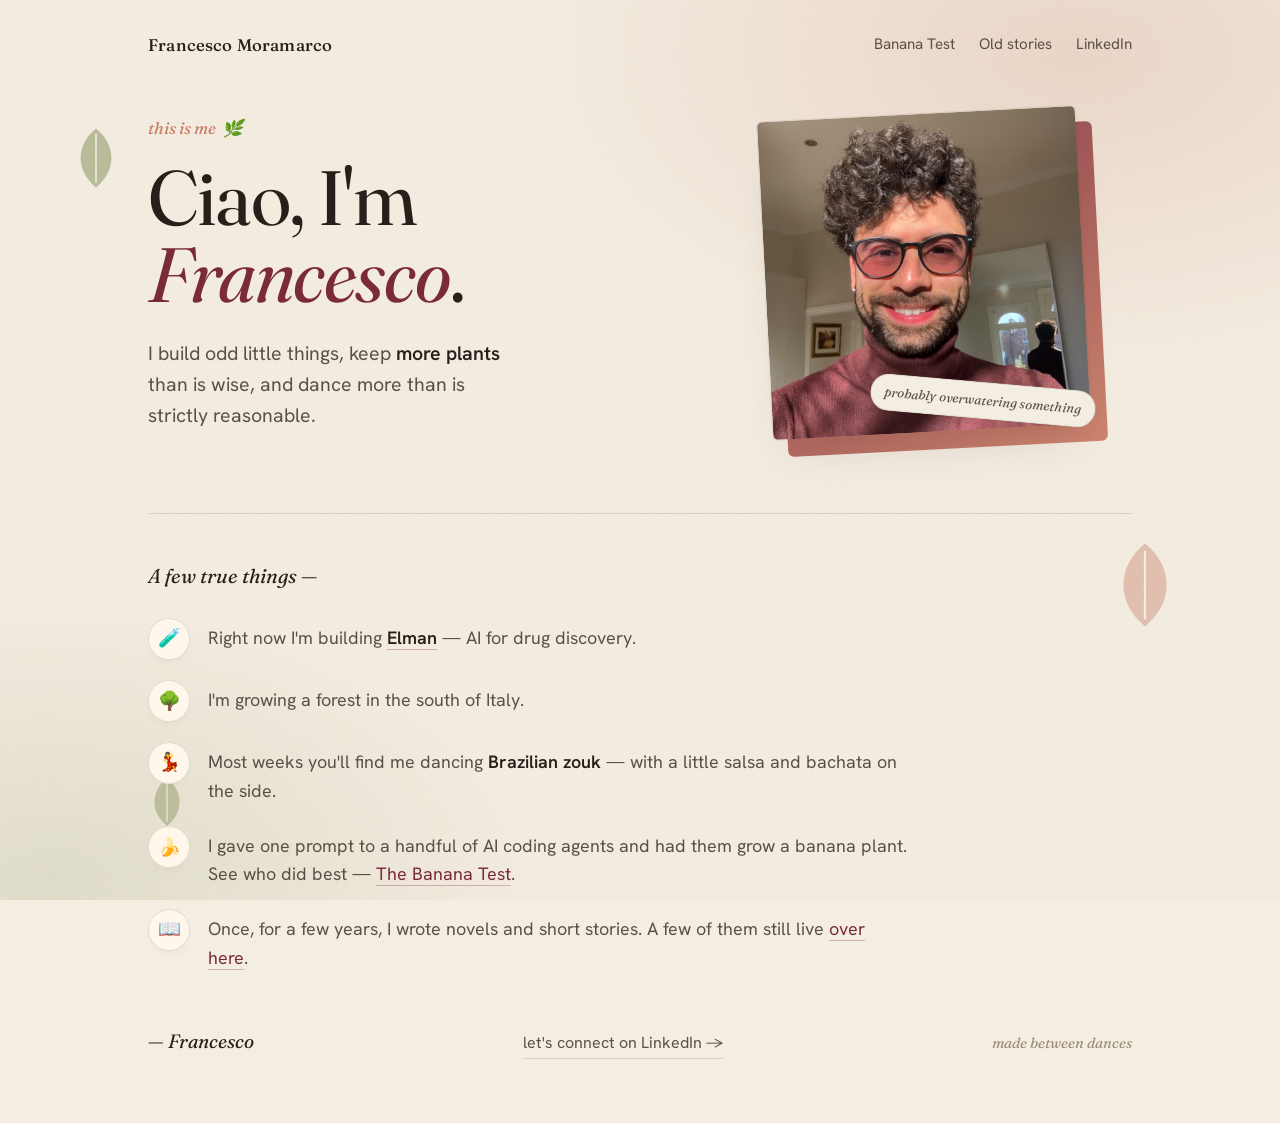
<file: index.html>
<!DOCTYPE html>
<html lang="en">
<head>
    <meta charset="UTF-8">
    <meta name="viewport" content="width=device-width, initial-scale=1">
    <title>Francesco Moramarco</title>
    <meta name="description" content="Ciao, I'm Francesco — I build odd little things, keep too many plants, and dance more than is strictly reasonable.">
    <meta name="author" content="Francesco Moramarco">
    <meta property="og:url" content="https://francescomoramarco.com/" />
    <meta property="og:type" content="website" />
    <meta property="og:title" content="Francesco Moramarco" />
    <meta property="og:description" content="Ciao, I'm Francesco — I build odd little things, keep too many plants, and dance more than is strictly reasonable." />
    <meta property="og:image" content="https://francescomoramarco.com/images/francesco-portrait.jpg" />
    <link rel="shortcut icon" type="image/png" href="/images/medallion-fire-favicon.png"/>

    <link rel="preconnect" href="https://fonts.googleapis.com">
    <link rel="preconnect" href="https://fonts.gstatic.com" crossorigin>
    <link href="https://fonts.googleapis.com/css2?family=Fraunces:ital,opsz,wght@0,9..144,300..600;1,9..144,300..600&family=Hanken+Grotesk:wght@400;500;600&display=swap" rel="stylesheet">

    <style>
        :root{
            --paper:#F4EDE1;
            --ink:#26201B;
            --ink-soft:#5C5046;
            --wine:#7A2A3A;
            --wine-deep:#5C1C2A;
            --rose:#C97A63;
            --leaf:#7E8B53;
            --muted:#9A8B7B;
            --line:rgba(38,32,27,.13);
            --shadow:rgba(60,25,30,.16);
        }
        *{box-sizing:border-box;margin:0;padding:0;}
        html{scroll-behavior:smooth;}
        body{
            font-family:'Hanken Grotesk',system-ui,sans-serif;
            background:var(--paper);
            color:var(--ink);
            line-height:1.6;
            -webkit-font-smoothing:antialiased;
            overflow-x:hidden;
        }
        /* warm atmosphere: soft glow + fine grain */
        body::before{
            content:"";position:fixed;inset:0;z-index:0;pointer-events:none;
            background:
                radial-gradient(58% 48% at 84% 6%, rgba(201,122,99,.20), transparent 70%),
                radial-gradient(52% 42% at 4% 98%, rgba(126,139,83,.16), transparent 72%);
        }
        body::after{
            content:"";position:fixed;inset:0;z-index:0;pointer-events:none;opacity:.05;
            background-image:url("data:image/svg+xml,%3Csvg xmlns='http://www.w3.org/2000/svg' width='160' height='160'%3E%3Cfilter id='n'%3E%3CfeTurbulence type='fractalNoise' baseFrequency='0.8' numOctaves='2'/%3E%3C/filter%3E%3Crect width='100%25' height='100%25' filter='url(%23n)'/%3E%3C/svg%3E");
        }

        /* floating leaves */
        .leaf{position:fixed;z-index:0;pointer-events:none;opacity:.5;color:var(--leaf);}
        .leaf svg{width:100%;height:100%;display:block;}
        .leaf.l1{top:14%;left:5%;width:64px;animation:float 9s ease-in-out infinite;}
        .leaf.l2{top:60%;right:7%;width:90px;opacity:.4;color:var(--rose);animation:float 11s ease-in-out infinite reverse;}
        .leaf.l3{bottom:8%;left:11%;width:52px;opacity:.42;animation:float 8s ease-in-out infinite .6s;}
        @keyframes float{
            0%,100%{transform:translateY(0) rotate(-6deg);}
            50%{transform:translateY(-18px) rotate(6deg);}
        }

        .wrap{position:relative;z-index:1;max-width:1040px;margin:0 auto;padding:0 28px;}

        /* nav */
        nav{display:flex;align-items:center;justify-content:space-between;padding:32px 0 8px;}
        .brand{font-family:'Fraunces',serif;font-weight:500;font-size:1.05rem;letter-spacing:.01em;color:var(--ink);text-decoration:none;}
        .navlinks{display:flex;gap:24px;}
        .navlinks a{font-size:.95rem;color:var(--ink-soft);text-decoration:none;position:relative;padding-bottom:3px;}
        .navlinks a::after{content:"";position:absolute;left:0;bottom:0;height:1.5px;width:0;background:var(--wine);transition:width .35s cubic-bezier(.2,.7,.2,1);}
        .navlinks a:hover{color:var(--wine);}
        .navlinks a:hover::after{width:100%;}

        /* hero */
        .hero{display:grid;grid-template-columns:1.1fr .9fr;gap:60px;align-items:center;padding:46px 0 26px;}
        .kicker{font-family:'Fraunces',serif;font-style:italic;font-size:1.05rem;color:var(--rose);margin-bottom:18px;}
        h1{
            font-family:'Fraunces',serif;font-weight:400;
            font-size:clamp(2.8rem,6.4vw,4.8rem);line-height:1.0;letter-spacing:-.015em;
            color:var(--ink);margin-bottom:24px;
        }
        h1 em{font-style:italic;color:var(--wine);}
        .lede{font-size:1.22rem;color:var(--ink-soft);max-width:32ch;}
        .lede b{color:var(--ink);font-weight:600;}

        /* portrait */
        .portrait{position:relative;justify-self:center;width:100%;max-width:320px;}
        .portrait .frame{
            position:relative;z-index:2;border-radius:6px;overflow:hidden;
            box-shadow:0 26px 48px -22px var(--shadow);border:1px solid rgba(38,32,27,.08);
            transform:rotate(-3deg);transition:transform .5s cubic-bezier(.2,.7,.2,1);
        }
        .portrait:hover .frame{transform:rotate(0deg);}
        .portrait img{display:block;width:100%;height:auto;filter:saturate(1.04) contrast(1.02);}
        .portrait .block{
            position:absolute;z-index:1;inset:0;border-radius:6px;
            background:linear-gradient(150deg,var(--wine),var(--rose));
            transform:translate(16px,16px) rotate(-3deg);opacity:.9;
        }
        .portrait .sticker{
            position:absolute;z-index:3;right:-12px;bottom:14px;transform:rotate(5deg);
            background:var(--paper);border:1px solid var(--line);
            font-family:'Fraunces',serif;font-style:italic;font-size:.82rem;color:var(--ink-soft);
            padding:7px 13px;border-radius:20px;box-shadow:0 8px 20px -12px var(--shadow);
        }

        /* truths list */
        .truths{margin:54px 0 34px;border-top:1px solid var(--line);padding-top:40px;}
        .truths .eyebrow{font-family:'Fraunces',serif;font-style:italic;font-size:1.25rem;color:var(--ink);margin-bottom:26px;}
        .truths ul{list-style:none;display:grid;gap:20px;max-width:760px;}
        .truths li{display:flex;align-items:flex-start;gap:18px;}
        .truths .mk{
            flex:none;width:42px;height:42px;border-radius:50%;
            display:grid;place-items:center;font-size:1.15rem;
            background:#fff7ec;border:1px solid var(--line);box-shadow:0 6px 14px -10px var(--shadow);
        }
        .truths p{font-size:1.12rem;color:var(--ink-soft);padding-top:6px;}
        .truths p b{color:var(--ink);font-weight:600;}
        .truths a{color:var(--wine);text-decoration:none;border-bottom:1.5px solid rgba(122,42,58,.3);transition:border-color .25s ease;}
        .truths a:hover{border-color:var(--wine);}

        /* footer */
        footer{padding:20px 0 64px;display:flex;flex-wrap:wrap;gap:16px;justify-content:space-between;align-items:baseline;}
        footer .sig{font-family:'Fraunces',serif;font-style:italic;font-size:1.2rem;color:var(--ink);}
        footer .mail{font-size:1rem;color:var(--ink-soft);text-decoration:none;border-bottom:1px solid var(--line);padding-bottom:2px;transition:color .25s,border-color .25s;}
        footer .mail:hover{color:var(--wine);border-color:var(--wine);}
        footer .colophon{font-family:'Fraunces',serif;font-style:italic;font-size:.92rem;color:var(--muted);}

        /* entrance */
        .reveal{opacity:0;transform:translateY(16px);animation:rise .9s cubic-bezier(.2,.7,.2,1) forwards;}
        .d1{animation-delay:.05s}.d2{animation-delay:.16s}.d3{animation-delay:.27s}
        .d4{animation-delay:.38s}.d5{animation-delay:.5s}.d6{animation-delay:.62s}.d7{animation-delay:.74s}
        @keyframes rise{to{opacity:1;transform:none;}}
        .portrait{opacity:0;animation:fadein 1.1s ease .3s forwards;}
        @keyframes fadein{to{opacity:1;}}
        @media (prefers-reduced-motion:reduce){
            .reveal,.portrait,.leaf{animation:none;opacity:1;transform:none;}
            .portrait .frame{transform:rotate(-3deg);}
        }

        /* responsive */
        @media (max-width:820px){
            .hero{grid-template-columns:1fr;gap:40px;padding-top:26px;}
            .portrait{order:-1;max-width:260px;}
            .lede{max-width:none;}
            .leaf.l2{display:none;}
        }
    </style>
</head>
<body>
    <div class="leaf l1" aria-hidden="true"><svg viewBox="0 0 100 100"><path fill="currentColor" d="M50 4 C18 30 18 70 50 96 C82 70 82 30 50 4 Z"/><path stroke="#F4EDE1" stroke-width="2.5" fill="none" d="M50 12 L50 88"/></svg></div>
    <div class="leaf l2" aria-hidden="true"><svg viewBox="0 0 100 100"><path fill="currentColor" d="M50 4 C18 30 18 70 50 96 C82 70 82 30 50 4 Z"/><path stroke="#F4EDE1" stroke-width="2.5" fill="none" d="M50 12 L50 88"/></svg></div>
    <div class="leaf l3" aria-hidden="true"><svg viewBox="0 0 100 100"><path fill="currentColor" d="M50 4 C18 30 18 70 50 96 C82 70 82 30 50 4 Z"/><path stroke="#F4EDE1" stroke-width="2.5" fill="none" d="M50 12 L50 88"/></svg></div>

<div class="wrap">

    <nav class="reveal d1">
        <a class="brand" href="/">Francesco Moramarco</a>
        <div class="navlinks">
            <a href="/banana-test/">Banana Test</a>
            <a href="/writing">Old stories</a>
            <a href="https://www.linkedin.com/in/fm2g11/" target="_blank" rel="noopener">LinkedIn</a>
        </div>
    </nav>

    <header class="hero">
        <div class="hero-text">
            <div class="kicker reveal d2">this is me &nbsp;🌿</div>
            <h1 class="reveal d3">Ciao, I'm <em>Francesco</em>.</h1>
            <p class="lede reveal d4">
                I build odd little things, keep <b>more plants</b> than is wise,
                and dance more than is strictly reasonable.
            </p>
        </div>

        <div class="portrait">
            <div class="block"></div>
            <div class="frame"><img src="images/francesco-portrait.jpg" alt="Francesco Moramarco" /></div>
            <span class="sticker">probably overwatering something</span>
        </div>
    </header>

    <section class="truths">
        <p class="eyebrow reveal d4">A few true things —</p>
        <ul>
            <li class="reveal d4"><span class="mk">🧪</span><p>Right now I'm building <a href="https://elman.ai" target="_blank" rel="noopener"><b>Elman</b></a> — AI for drug discovery.</p></li>
            <li class="reveal d5"><span class="mk">🌳</span><p>I'm growing a forest in the south of Italy.</p></li>
            <li class="reveal d5"><span class="mk">💃</span><p>Most weeks you'll find me dancing <b>Brazilian zouk</b> — with a little salsa and bachata on the side.</p></li>
            <li class="reveal d6"><span class="mk">🍌</span><p>I gave one prompt to a handful of AI coding agents and had them grow a banana plant. See who did best — <a href="/banana-test/">The Banana Test</a>.</p></li>
            <li class="reveal d6"><span class="mk">📖</span><p>Once, for a few years, I wrote novels and short stories. A few of them still live <a href="/writing">over here</a>.</p></li>
        </ul>
    </section>

    <footer class="reveal d7">
        <span class="sig">— Francesco</span>
        <a class="mail" href="https://www.linkedin.com/in/fm2g11/" target="_blank" rel="noopener">let's connect on LinkedIn &rarr;</a>
        <span class="colophon">made between dances</span>
    </footer>

</div>

<!-- Global site tag (gtag.js) - Google Analytics -->
<script async src="https://www.googletagmanager.com/gtag/js?id=G-NXTGBCM2D5"></script>
<script>
    window.dataLayer = window.dataLayer || [];
    function gtag(){dataLayer.push(arguments);}
    gtag('js', new Date());
    gtag('config', 'G-NXTGBCM2D5');
</script>
</body>
</html>
</file>
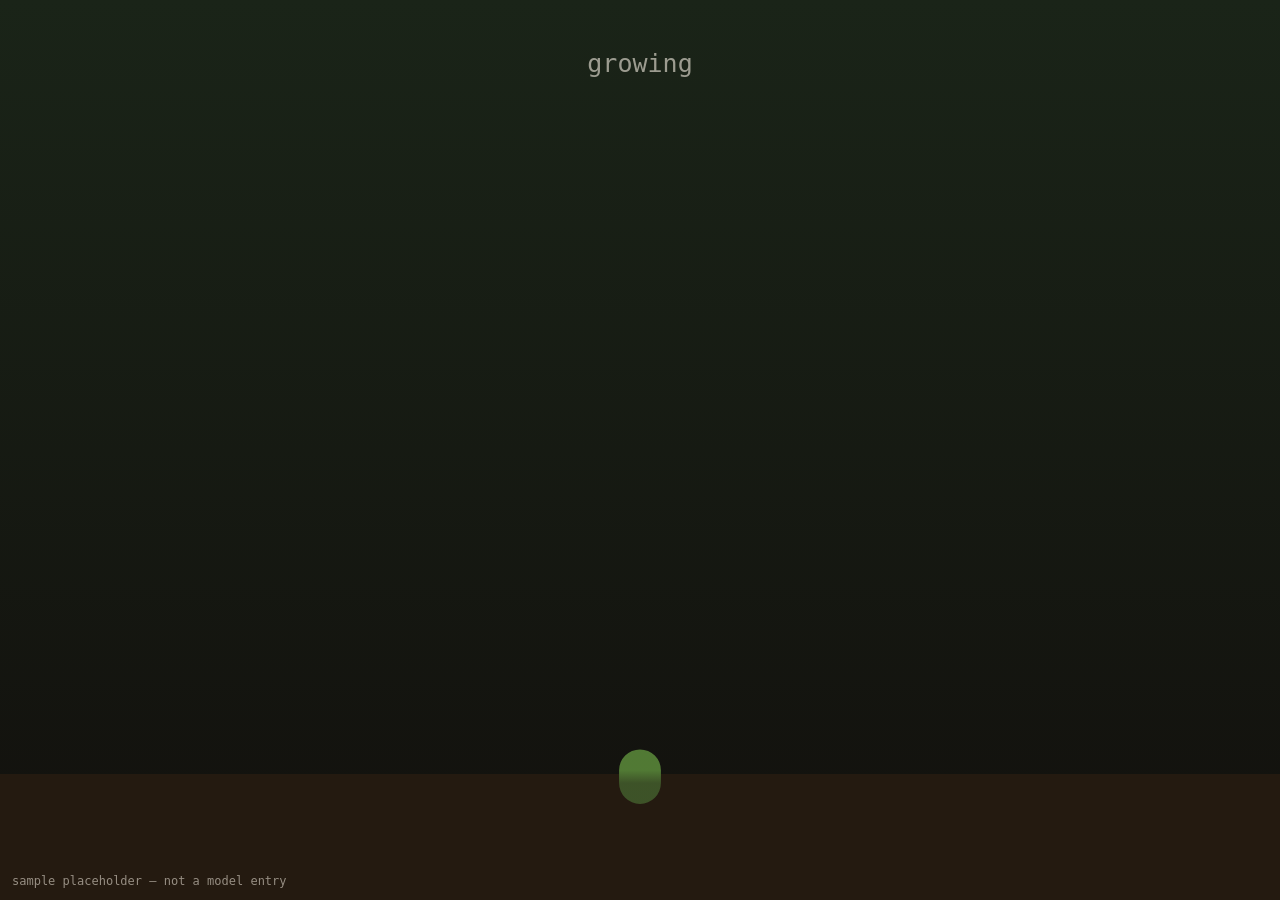
<file: banana-test/entries/sample-placeholder.html>
<!DOCTYPE html>
<html lang="en">
<head>
<meta charset="UTF-8">
<meta name="viewport" content="width=device-width, initial-scale=1">
<title>Sample placeholder — banana life cycle</title>
<style>
    html,body{margin:0;height:100%;background:#12100d;overflow:hidden;}
    canvas{display:block;width:100%;height:100%;}
    .tag{
        position:fixed;left:12px;bottom:10px;color:#f4ede1;opacity:.55;
        font:12px/1.4 ui-monospace,Menlo,monospace;
    }
</style>
</head>
<body>
<canvas id="c"></canvas>
<div class="tag">sample placeholder — not a model entry</div>
<script>
// A deliberately simple 2D sketch of the banana life cycle:
// corm -> leaves -> flower -> fruit -> decay -> pups, on a ~24s loop.
const cv = document.getElementById('c'), ctx = cv.getContext('2d');
function resize(){ cv.width = innerWidth * devicePixelRatio; cv.height = innerHeight * devicePixelRatio; }
addEventListener('resize', resize); resize();

const LOOP = 24000;
const clamp = (v,a,b) => Math.min(b, Math.max(a, v));
// phase progress: 0 before t0, 0->1 between t0 and t1, 1 after
const ph = (t,t0,t1) => clamp((t - t0) / (t1 - t0), 0, 1);
const ease = p => p*p*(3-2*p);

function leaf(x, y, len, angle, unfurl, wilt, sway){
    ctx.save();
    ctx.translate(x, y);
    ctx.rotate(angle + sway + wilt * 0.9);
    const L = len * unfurl;
    const w = L * 0.22 * (1 - wilt * 0.4);
    const g = ctx.createLinearGradient(0, 0, L, 0);
    const green = 100 - wilt * 60, sat = 45 - wilt * 25;
    g.addColorStop(0, `hsl(${green},${sat}%,${30 - wilt*8}%)`);
    g.addColorStop(1, `hsl(${green},${sat}%,${42 - wilt*14}%)`);
    ctx.fillStyle = g;
    ctx.beginPath();
    ctx.moveTo(0, 0);
    ctx.quadraticCurveTo(L * 0.45, -w, L, -w * 0.1);
    ctx.quadraticCurveTo(L * 0.45,  w, 0, 0);
    ctx.fill();
    ctx.strokeStyle = 'rgba(20,30,10,.5)';
    ctx.lineWidth = L * 0.015;
    ctx.beginPath(); ctx.moveTo(0, 0); ctx.quadraticCurveTo(L * 0.5, 0, L, -w * 0.1); ctx.stroke();
    ctx.restore();
}

function banana(x, y, r, angle, ripe){
    ctx.save();
    ctx.translate(x, y); ctx.rotate(angle);
    ctx.strokeStyle = `hsl(${52 - ripe * 10},${60 + ripe * 20}%,${30 + ripe * 25}%)`;
    ctx.lineWidth = r * 0.55; ctx.lineCap = 'round';
    ctx.beginPath(); ctx.arc(0, 0, r, Math.PI * 0.15, Math.PI * 0.85); ctx.stroke();
    ctx.restore();
}

function plant(cx, base, S, t, isPup){
    // pups replay the early phases only
    const grow   = ease(ph(t, 500, 7000));            // trunk + leaves
    const flower = isPup ? 0 : ease(ph(t, 8000, 11000));
    const fruit  = isPup ? 0 : ease(ph(t, 11000, 15000));
    const ripe   = isPup ? 0 : ease(ph(t, 14000, 17000));
    const wilt   = isPup ? 0 : ease(ph(t, 17000, 21500));
    const sway = Math.sin(t / 900 + cx) * 0.03 * grow;

    const H = S * grow;
    if (H < 1) {
        // the corm
        ctx.fillStyle = '#6b4a2f';
        ctx.beginPath(); ctx.ellipse(cx, base, S*0.10, S*0.055, 0, 0, 7); ctx.fill();
        return;
    }
    // pseudostem
    const lean = sway * H * 0.6 + wilt * H * 0.12;
    const topX = cx + lean, topY = base - H * (1 - wilt * 0.25);
    const g = ctx.createLinearGradient(cx, base, topX, topY);
    g.addColorStop(0, `hsl(${90 - wilt*50},35%,${24 - wilt*6}%)`);
    g.addColorStop(1, `hsl(${95 - wilt*55},40%,${34 - wilt*12}%)`);
    ctx.strokeStyle = g; ctx.lineWidth = S * 0.075 * (1 - wilt * 0.3); ctx.lineCap = 'round';
    ctx.beginPath(); ctx.moveTo(cx, base);
    ctx.quadraticCurveTo(cx + lean * 0.3, base - H * 0.6, topX, topY); ctx.stroke();

    // leaves fan out from the top, unfurling one by one
    const N = 6;
    for (let i = 0; i < N; i++){
        const side = i % 2 ? 1 : -1;
        const u = ease(ph(grow, 0.25 + i * 0.12, 0.5 + i * 0.12));
        if (u <= 0) continue;
        const a = side * (0.45 + (i / N) * 0.9) - Math.PI / 2 + side * wilt * 0.6;
        leaf(topX, topY + i * S * 0.01, S * (0.55 - i * 0.04), a, u, wilt, sway * 2);
    }

    // flower: the purple bell drops down, then the bunch appears above it
    if (flower > 0){
        const drop = S * 0.34 * flower + fruit * S * 0.1;
        const fx = topX + S * 0.1, fy = topY + drop;
        ctx.strokeStyle = `hsl(90,30%,${26 - wilt*10}%)`; ctx.lineWidth = S * 0.02;
        ctx.beginPath(); ctx.moveTo(topX, topY); ctx.quadraticCurveTo(fx, topY + drop * 0.4, fx, fy); ctx.stroke();
        ctx.fillStyle = `hsl(310,45%,${30 - wilt*12}%)`;
        ctx.save(); ctx.translate(fx, fy); ctx.rotate(0.1);
        ctx.beginPath(); ctx.ellipse(0, 0, S * 0.05 * flower, S * 0.09 * flower, 0, 0, 7); ctx.fill(); ctx.restore();
        // hands of bananas along the stalk
        const hands = Math.floor(fruit * 4);
        for (let h = 0; h < hands; h++){
            const hy = topY + drop * (0.3 + h * 0.14);
            for (let b = -2; b <= 2; b++)
                banana(fx + b * S * 0.028, hy, S * 0.045, b * 0.15, ripe * (1 - wilt * 0.5));
        }
    }
}

function frame(now){
    const t = now % LOOP;
    const W = cv.width, H = cv.height, S = Math.min(W, H) * 0.62;
    ctx.setTransform(1, 0, 0, 1, 0, 0);
    // sky + soil
    const sky = ctx.createLinearGradient(0, 0, 0, H);
    sky.addColorStop(0, '#1a2418'); sky.addColorStop(1, '#12100d');
    ctx.fillStyle = sky; ctx.fillRect(0, 0, W, H);
    ctx.fillStyle = '#241a10'; ctx.fillRect(0, H * 0.86, W, H * 0.14);

    const base = H * 0.87, cx = W * 0.5;
    // pups emerge near the end and inherit the loop
    const pup = ease(ph(t, 19000, 23500));
    if (pup > 0){
        plant(cx - S * 0.28, base + 4, S * 0.35 * pup, 6800 * pup, true);
        plant(cx + S * 0.30, base + 6, S * 0.28 * pup, 5200 * pup, true);
    }
    plant(cx, base, S, t, false);

    // phase label
    const phases = [[0,'corm'],[500,'growing'],[8000,'flowering'],[11000,'fruiting'],[17000,'decaying'],[19000,'pups emerge']];
    let label = 'corm';
    for (const [t0, name] of phases) if (t >= t0) label = name;
    ctx.fillStyle = 'rgba(244,237,225,.6)';
    ctx.font = `${Math.round(S*0.045)}px ui-monospace, Menlo, monospace`;
    ctx.textAlign = 'center';
    ctx.fillText(label, cx, H * 0.08);

    requestAnimationFrame(frame);
}
requestAnimationFrame(frame);
</script>
</body>
</html>
</file>
